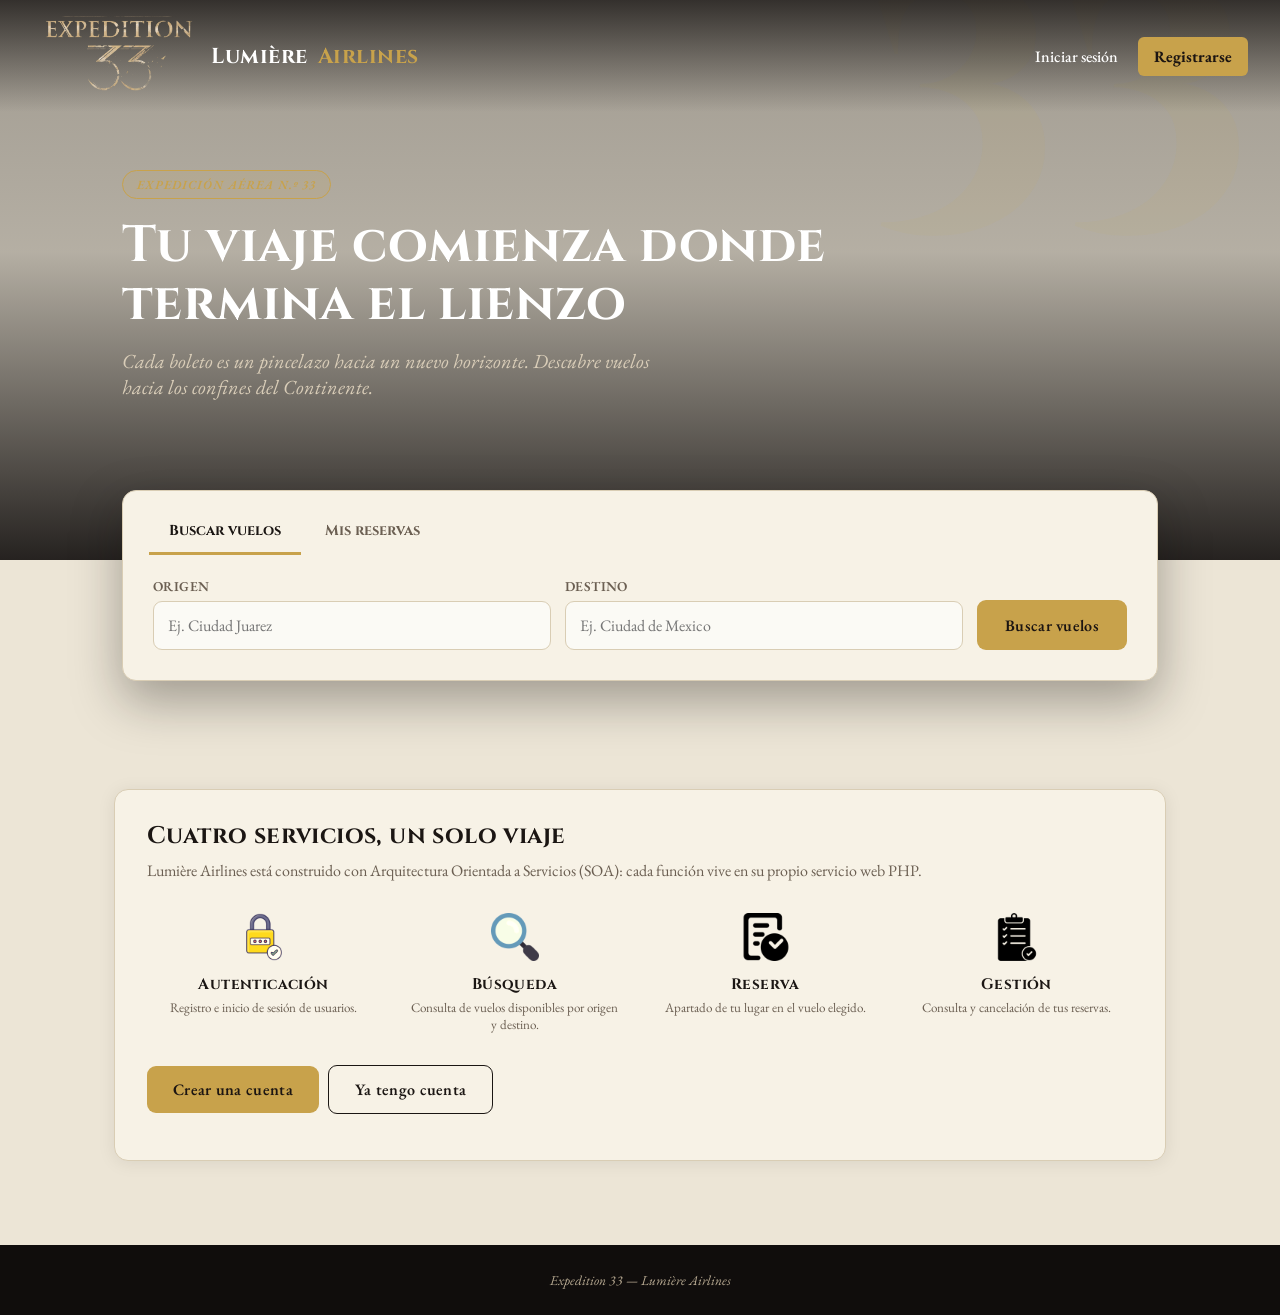
<file: src/index.html>
<!doctype html>
<html lang="es">
  <head>
    <meta charset="UTF-8" />
    <meta name="viewport" content="width=device-width, initial-scale=1.0" />
    <title>Lumière Airlines — Sistema de Reservas de Vuelos</title>
    <link rel="stylesheet" href="css/styles.css" />
  </head>
  <body>
    <div style="position: relative">
      <header class="topbar on-hero">
        <a href="index.html" class="brand"
          ><img
            src="imagen/Exp33.png"
            alt="Lumière Airlines"
            class="logo-img"
          />
          Lumière <span class="gold">Airlines</span></a
        >
        <nav class="mainnav" id="nav-auth-area"></nav>
      </header>

      <section
        class="hero"
        style="
          background-image: url(&quot;https://images.unsplash.com/photo-1721592873149-9823d9dc6b40?auto=format&fit=crop&w=1920&q=80&quot;);
        "
      >
        <div class="hero-content">
          <span class="eyebrow">Expedición aérea N.º 33</span>
          <h1>Tu viaje comienza donde termina el lienzo</h1>
          <p class="lead">
            Cada boleto es un pincelazo hacia un nuevo horizonte. Descubre
            vuelos hacia los confines del Continente.
          </p>
        </div>
      </section>
    </div>

    <div class="search-float">
      <div class="search-card">
        <div class="search-tabs">
          <span class="tab active">Buscar vuelos</span>
          <a class="tab" href="reservations.html">Mis reservas</a>
        </div>
        <form id="homeQuickSearch" class="search-form-row">
          <div class="field">
            <label for="q-origin">Origen</label>
            <input
              type="text"
              id="q-origin"
              name="origin"
              placeholder="Ej. Ciudad Juarez"
            />
          </div>
          <div class="field">
            <label for="q-destination">Destino</label>
            <input
              type="text"
              id="q-destination"
              name="destination"
              placeholder="Ej. Ciudad de Mexico"
            />
          </div>
          <button type="submit" class="btn gold">Buscar vuelos</button>
        </form>
      </div>
    </div>

    <main>
      <div class="card">
        <h2 class="section-title">Cuatro servicios, un solo viaje</h2>
        <p class="section-sub">
          Lumière Airlines está construido con Arquitectura Orientada a
          Servicios (SOA): cada función vive en su propio servicio web PHP.
        </p>
        <div class="feature-grid">
          <div class="feature">
            <div class="icon">
              <img src="imagen/security.png" alt="Autenticación" />
            </div>
            <h3>Autenticación</h3>
            <p>Registro e inicio de sesión de usuarios.</p>
          </div>
          <div class="feature">
            <div class="icon">
              <img src="imagen/magnifier.png" alt="Búsqueda" />
            </div>
            <h3>Búsqueda</h3>
            <p>Consulta de vuelos disponibles por origen y destino.</p>
          </div>
          <div class="feature">
            <div class="icon">
              <img src="imagen/reservation.png" alt="Reserva" />
            </div>
            <h3>Reserva</h3>
            <p>Apartado de tu lugar en el vuelo elegido.</p>
          </div>
          <div class="feature">
            <div class="icon">
              <img src="imagen/inventory.png" alt="Gestión" />
            </div>
            <h3>Gestión</h3>
            <p>Consulta y cancelación de tus reservas.</p>
          </div>
        </div>
        <p style="margin-top: 24px">
          <a class="btn gold" href="register.html">Crear una cuenta</a>
          &nbsp;
          <a class="btn secondary" href="login.html">Ya tengo cuenta</a>
        </p>
      </div>
    </main>

    <footer>Expedition 33 — Lumière Airlines</footer>
    <script src="js/scripts.js"></script>
  </body>
</html>
</file>
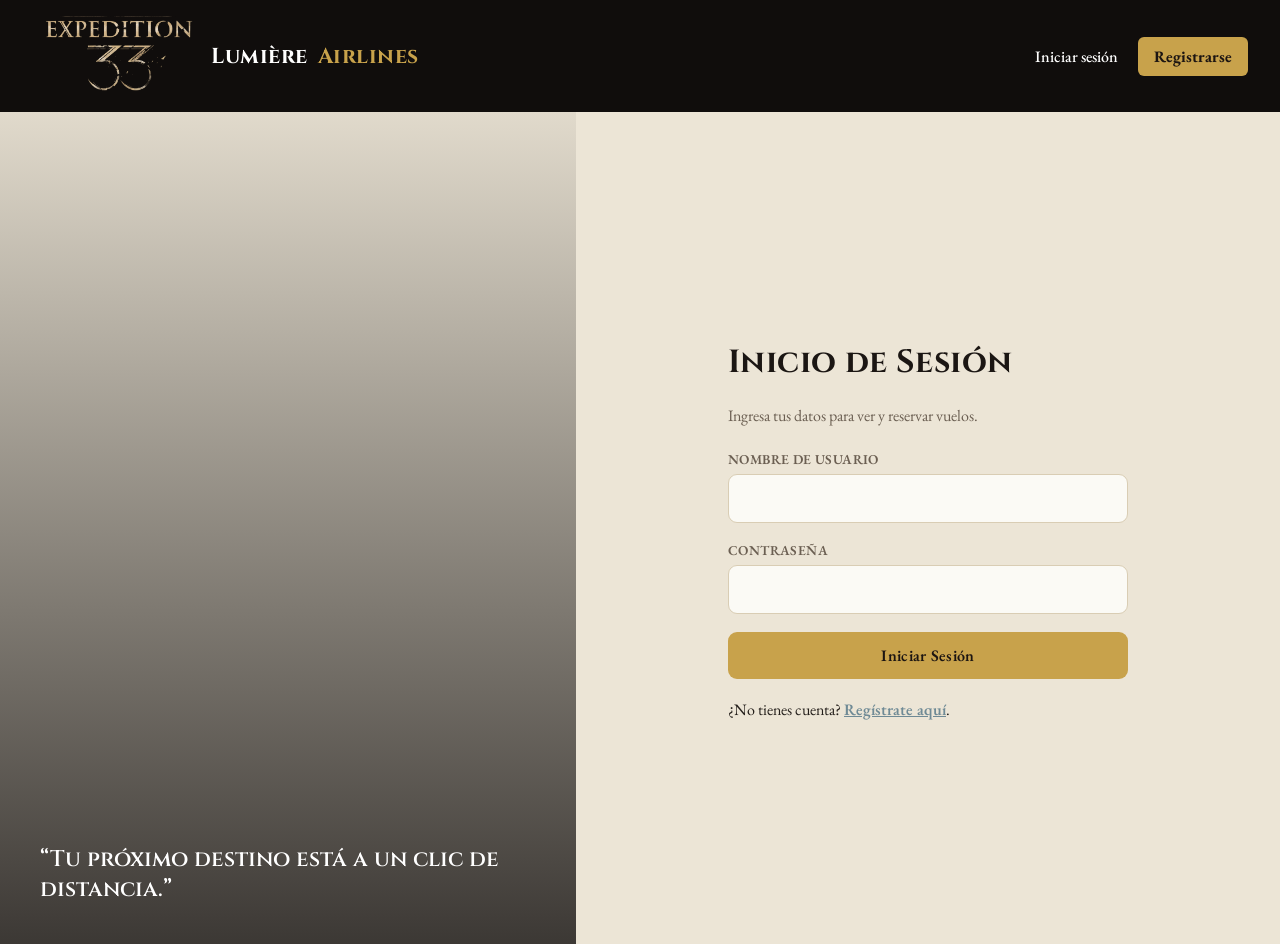
<file: src/login.html>
<!doctype html>
<html lang="es">
  <head>
    <meta charset="UTF-8" />
    <meta name="viewport" content="width=device-width, initial-scale=1.0" />
    <title>Iniciar Sesión - Lumière Airlines</title>
    <link rel="stylesheet" href="css/styles.css" />
  </head>
  <body>
    <header class="topbar">
      <a href="index.html" class="brand"
        ><img src="imagen/Exp33.png" alt="Lumière Airlines" class="logo-img" />
        Lumière <span class="gold">Airlines</span></a
      >
      <nav class="mainnav" id="nav-auth-area"></nav>
    </header>

    <div class="split">
      <div
        class="split-media"
        style="
          background-image: url(&quot;https://images.unsplash.com/photo-1747647184634-4f8ea78251fb?auto=format&fit=crop&w=1200&q=80&quot;);
        "
      >
        <div class="quote">
          “Tu próximo destino está a un clic de distancia.”
        </div>
      </div>
      <div class="split-form">
        <div class="inner">
          <h1 class="page-title">Inicio de Sesión</h1>
          <p class="section-sub">
            Ingresa tus datos para ver y reservar vuelos.
          </p>
          <form id="loginForm">
            <div class="field">
              <label for="username">Nombre de usuario</label>
              <input type="text" id="username" name="username" required />
            </div>
            <div class="field">
              <label for="password">Contraseña</label>
              <input type="password" id="password" name="password" required />
            </div>
            <button type="submit" class="btn gold block">Iniciar Sesión</button>
          </form>
          <p id="loginMsg" class="msg hidden"></p>
          <p style="margin-top: 20px">
            ¿No tienes cuenta?
            <a
              href="register.html"
              style="color: var(--blue-accent); font-weight: 600"
              >Regístrate aquí</a
            >.
          </p>
        </div>
      </div>
    </div>

    <script src="js/scripts.js"></script>
  </body>
</html>
</file>
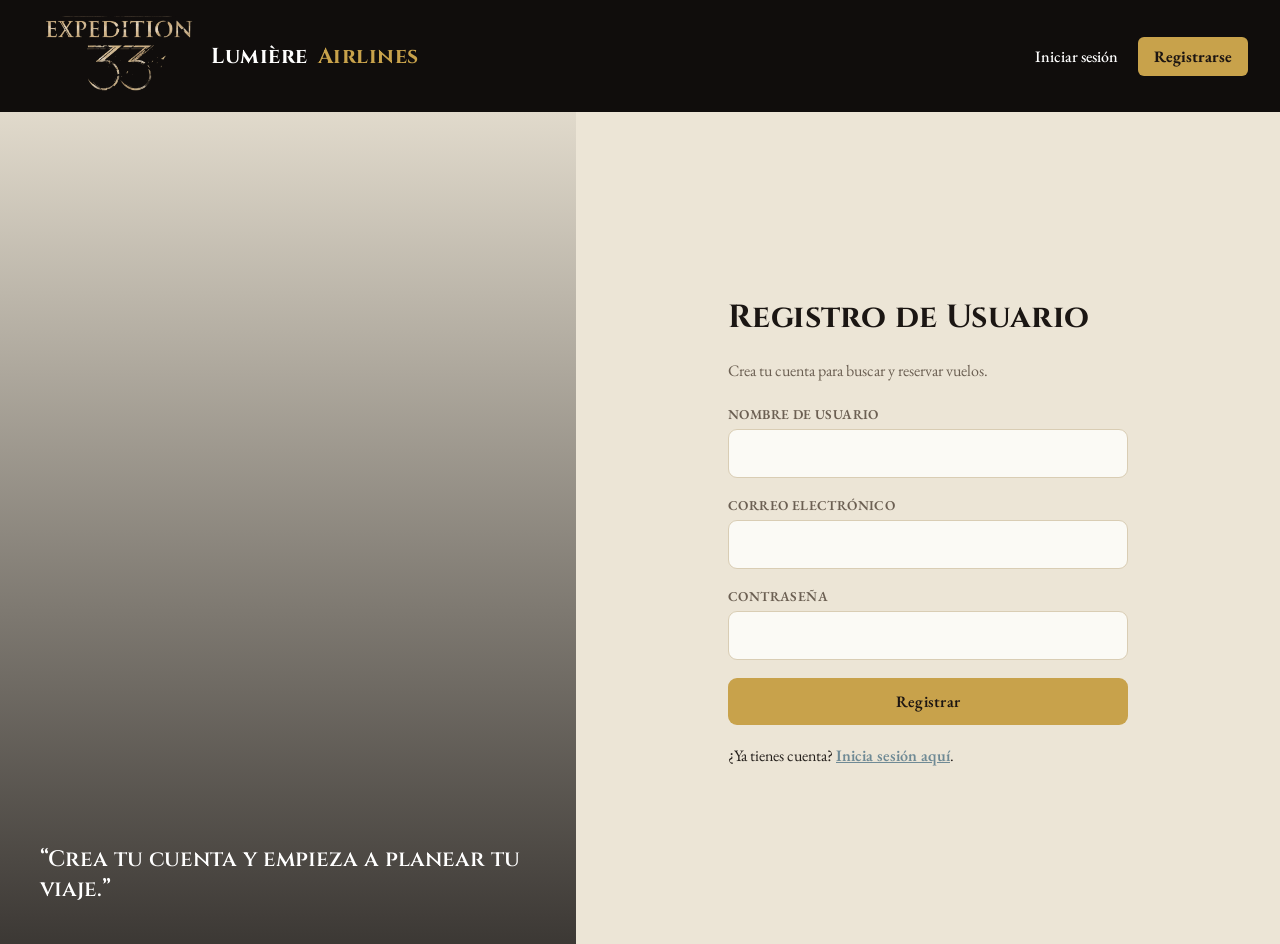
<file: src/register.html>
<!doctype html>
<html lang="es">
  <head>
    <meta charset="UTF-8" />
    <meta name="viewport" content="width=device-width, initial-scale=1.0" />
    <title>Registro de Usuario - Lumière Airlines</title>
    <link rel="stylesheet" href="css/styles.css" />
  </head>
  <body>
    <header class="topbar">
      <a href="index.html" class="brand"
        ><img src="imagen/Exp33.png" alt="Lumière Airlines" class="logo-img" />
        Lumière <span class="gold">Airlines</span></a
      >
      <nav class="mainnav" id="nav-auth-area"></nav>
    </header>

    <div class="split">
      <div
        class="split-media"
        style="
          background-image: url(&quot;https://images.unsplash.com/photo-1580285198593-af9f402c676a?auto=format&fit=crop&w=1200&q=80&quot;);
        "
      >
        <div class="quote">“Crea tu cuenta y empieza a planear tu viaje.”</div>
      </div>
      <div class="split-form">
        <div class="inner">
          <h1 class="page-title">Registro de Usuario</h1>
          <p class="section-sub">
            Crea tu cuenta para buscar y reservar vuelos.
          </p>
          <form id="registerForm">
            <div class="field">
              <label for="username">Nombre de usuario</label>
              <input type="text" id="username" name="username" required />
            </div>
            <div class="field">
              <label for="email">Correo electrónico</label>
              <input type="email" id="email" name="email" required />
            </div>
            <div class="field">
              <label for="password">Contraseña</label>
              <input
                type="password"
                id="password"
                name="password"
                required
                minlength="4"
              />
            </div>
            <button type="submit" class="btn gold block">Registrar</button>
          </form>
          <p id="registerMsg" class="msg hidden"></p>
          <p style="margin-top: 20px">
            ¿Ya tienes cuenta?
            <a
              href="login.html"
              style="color: var(--blue-accent); font-weight: 600"
              >Inicia sesión aquí</a
            >.
          </p>
        </div>
      </div>
    </div>

    <script src="js/scripts.js"></script>
  </body>
</html>
</file>
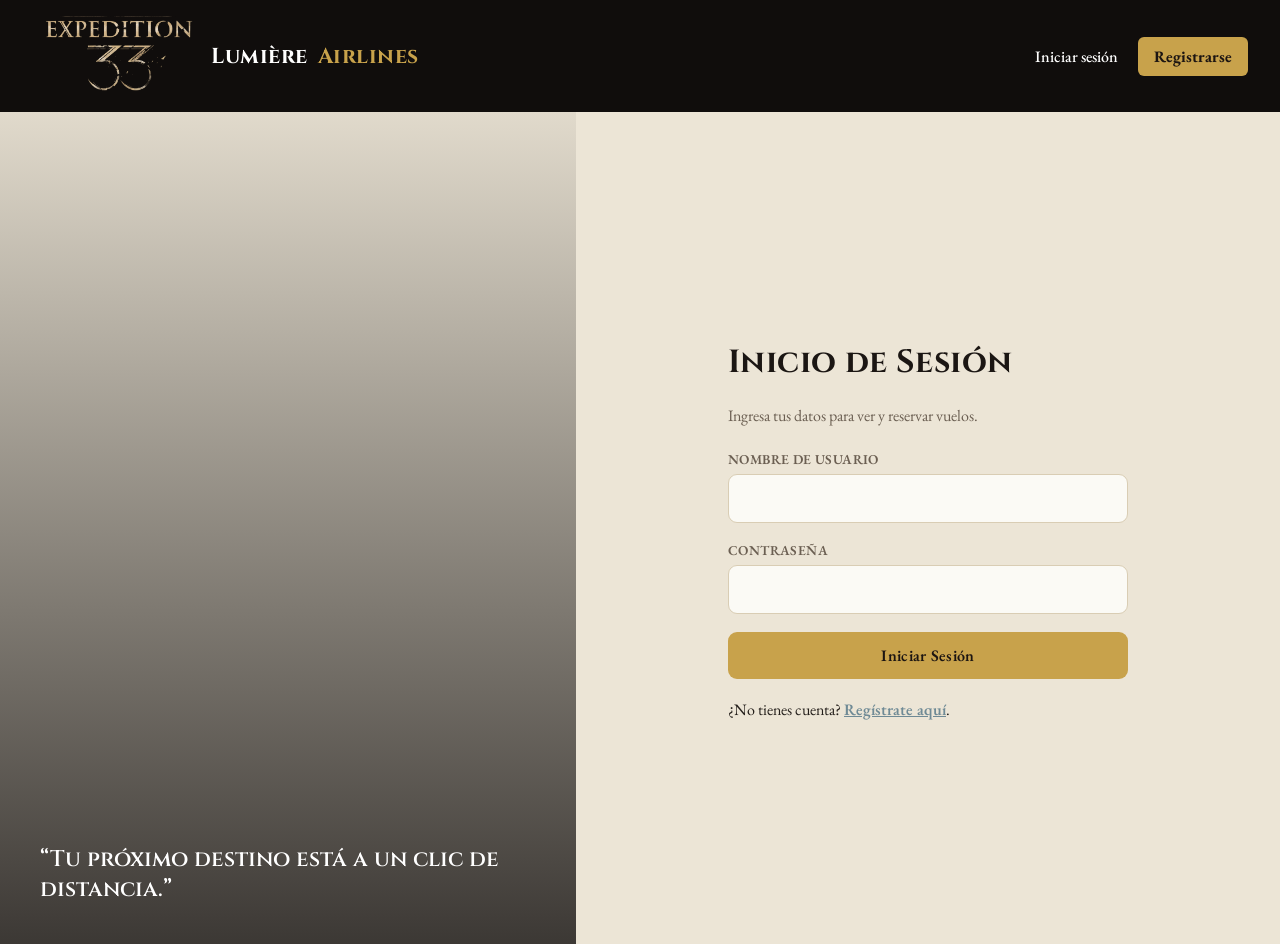
<file: src/reservations.html>
<!doctype html>
<html lang="es">
  <head>
    <meta charset="UTF-8" />
    <meta name="viewport" content="width=device-width, initial-scale=1.0" />
    <title>Mis Reservas - Lumière Airlines</title>
    <link rel="stylesheet" href="css/styles.css" />
  </head>
  <body>
    <div style="position: relative">
      <header class="topbar on-hero">
        <a href="index.html" class="brand"
          ><img
            src="imagen/Exp33.png"
            alt="Lumière Airlines"
            class="logo-img"
          />
          Lumière <span class="gold">Airlines</span></a
        >
        <nav class="mainnav" id="nav-auth-area"></nav>
      </header>

      <section
        class="hero small"
        style="
          background-image: url(&quot;https://images.unsplash.com/photo-1524592714635-d77511a4834d?auto=format&fit=crop&w=1600&q=80&quot;);
        "
      >
        <div class="hero-content">
          <span class="eyebrow">Servicio de gestión de reservas</span>
          <h1>Mis Reservas</h1>
          <p class="lead">
            Consulta el estado de tus reservas y cancélalas si tus planes
            cambian.
          </p>
        </div>
      </section>
    </div>

    <main>
      <div class="card">
        <h2 class="section-title">Tus reservas</h2>
        <div id="reservations">
          <p class="empty-state">Cargando reservas…</p>
        </div>
      </div>
    </main>

    <footer>Proyecto académico — Arquitectura SOA — Lumière Airlines</footer>
    <script src="js/scripts.js"></script>
  </body>
</html>
</file>
<file: src/css/styles.css>
@import url("https://fonts.googleapis.com/css2?family=Cinzel:wght@500;600;700;800&family=EB+Garamond:ital,wght@0,400;0,500;0,600;1,400&display=swap");

:root {
  --navy-deep: #100d0c; /* negro cálido de lienzo */
  --navy: #1b1613; /* base oscura */
  --navy-mid: #3a2a2f; /* ciruela/borgoña oscuro */
  --blue-accent: #6f8a95; /* gris-azulado apagado */
  --gold: #c8a24b; /* dorado envejecido */
  --gold-dark: #9c7a30; /* bronce */
  --bg: #ece5d6; /* papel/lienzo claro */
  --card: #f7f2e6; /* lienzo crema */
  --text: #241f1b; /* tinta oscura */
  --muted: #6b5f52; /* sepia apagado */
  --danger: #8c2f39; /* borgoña / carmesí */
  --ok: #55684c; /* verde musgo */
  --border: #d9cdb4; /* tostado suave */
  --radius: 14px;
}

* {
  box-sizing: border-box;
}
html {
  scroll-behavior: smooth;
}

body {
  font-family: "EB Garamond", "Inter", serif;
  margin: 0;
  background: var(--bg);
  color: var(--text);
}

h1,
h2,
h3,
.display {
  font-family: "Cinzel", serif;
  letter-spacing: 0.4px;
}

a {
  color: inherit;
}

/* ===================== NAVBAR ===================== */
header.topbar {
  position: sticky;
  top: 0;
  z-index: 50;
  background: var(--navy-deep);
  color: white;
  padding: 16px 32px;
  display: flex;
  align-items: center;
  justify-content: space-between;
  flex-wrap: wrap;
  gap: 12px;
}

header.topbar.on-hero {
  position: absolute;
  left: 0;
  right: 0;
  top: 0;
  background: linear-gradient(
    180deg,
    rgba(16, 13, 12, 0.75) 0%,
    rgba(16, 13, 12, 0) 100%
  );
}

header.topbar .brand {
  display: flex;
  align-items: center;
  gap: 10px;
  font-family: "Cinzel", serif;
  font-size: 1.35rem;
  font-weight: 700;
  letter-spacing: 0.5px;
  text-decoration: none;
  color: white;
}

header.topbar .brand .plane {
  font-size: 1.5rem;
}
header.topbar .brand .gold {
  color: var(--gold);
}
header.topbar .brand .logo-img {
  height: 80px;
  width: auto;
}

nav.mainnav {
  display: flex;
  align-items: center;
  gap: 4px;
  flex-wrap: wrap;
}

nav.mainnav a,
nav.mainnav button {
  color: white;
  text-decoration: none;
  padding: 9px 16px;
  border-radius: 6px;
  font-size: 1rem;
  font-weight: 500;
  background: transparent;
  border: none;
  cursor: pointer;
  transition: background 0.2s;
  font-family: "EB Garamond", serif;
}

nav.mainnav a:hover,
nav.mainnav button:hover {
  background: rgba(255, 255, 255, 0.14);
}

nav.mainnav .highlight {
  background: var(--gold);
  color: #1c1512;
  font-weight: 700;
}
nav.mainnav .highlight:hover {
  background: var(--gold-dark);
}

/* ===================== HERO ===================== */
.hero {
  position: relative;
  min-height: 560px;
  display: flex;
  align-items: center;
  background-size: cover;
  background-position: center;
  color: white;
  overflow: hidden;
  background-image:
    radial-gradient(
      ellipse at 15% 20%,
      rgba(200, 162, 75, 0.16),
      transparent 55%
    ),
    radial-gradient(
      ellipse at 85% 80%,
      rgba(140, 47, 57, 0.28),
      transparent 60%
    ),
    repeating-linear-gradient(
      135deg,
      rgba(255, 255, 255, 0.02) 0px,
      rgba(255, 255, 255, 0.02) 2px,
      transparent 2px,
      transparent 6px
    ),
    linear-gradient(160deg, #100d0c 0%, #1b1613 45%, #23181a 100%);
}

.hero::before {
  content: "33";
  position: absolute;
  top: -4vw;
  right: 2vw;
  font-family: "Cinzel", serif;
  font-size: 26vw;
  font-weight: 800;
  color: rgba(200, 162, 75, 0.07);
  z-index: 1;
  line-height: 1;
  pointer-events: none;
}

.hero::after {
  content: "";
  position: absolute;
  inset: 0;
  background: linear-gradient(
    180deg,
    rgba(16, 13, 12, 0.35) 0%,
    rgba(16, 13, 12, 0.25) 45%,
    rgba(16, 13, 12, 0.9) 100%
  );
}

.hero-content {
  position: relative;
  z-index: 2;
  max-width: 1100px;
  margin: 0 auto;
  padding: 140px 32px 130px;
  width: 100%;
}

.hero-content .eyebrow {
  display: inline-block;
  background: rgba(200, 162, 75, 0.12);
  border: 1px solid var(--gold);
  color: var(--gold);
  padding: 5px 14px;
  border-radius: 20px;
  font-size: 0.78rem;
  font-weight: 600;
  letter-spacing: 1px;
  text-transform: uppercase;
  font-style: italic;
  margin-bottom: 18px;
}

.hero-content h1 {
  font-size: 3.2rem;
  font-weight: 700;
  line-height: 1.12;
  margin: 0 0 16px;
  max-width: 750px;
}

.hero-content p.lead {
  font-family: "EB Garamond", serif;
  font-size: 1.25rem;
  font-style: italic;
  color: #d9cdb8;
  max-width: 560px;
  margin: 0;
}

.hero.small {
  min-height: 300px;
}
.hero.small .hero-content {
  padding: 110px 32px 90px;
}
.hero.small .hero-content h1 {
  font-size: 2.2rem;
}

/* Floating search card that overlaps the hero bottom edge */
.search-float {
  position: relative;
  z-index: 5;
  max-width: 1100px;
  margin: -70px auto 0;
  padding: 0 32px 60px;
}

.search-card {
  background: var(--card);
  border-radius: var(--radius);
  border: 1px solid var(--border);
  box-shadow: 0 20px 50px rgba(16, 13, 12, 0.35);
  padding: 8px;
}

.search-tabs {
  display: flex;
  gap: 4px;
  padding: 10px 18px 0;
}

.search-tabs .tab {
  padding: 12px 20px;
  font-weight: 700;
  font-family: "Cinzel", serif;
  font-size: 0.9rem;
  color: var(--muted);
  border-bottom: 3px solid transparent;
  text-decoration: none;
}

.search-tabs .tab.active {
  color: var(--navy);
  border-bottom-color: var(--gold);
}

.search-form-row {
  display: flex;
  gap: 14px;
  flex-wrap: wrap;
  align-items: flex-end;
  padding: 22px;
}

.search-form-row .field {
  flex: 1;
  min-width: 200px;
  margin: 0;
}

.search-form-row .btn {
  height: 50px;
  padding: 0 28px;
}

/* ===================== MAIN / CARDS ===================== */
main {
  max-width: 1100px;
  margin: 0 auto;
  padding: 48px 24px 60px;
}

main.narrow {
  max-width: 480px;
}

.card {
  background: var(--card);
  border-radius: var(--radius);
  padding: 30px 32px;
  box-shadow: 0 2px 18px rgba(16, 13, 12, 0.08);
  border: 1px solid var(--border);
  margin-bottom: 24px;
}

h1.page-title,
h2 {
  color: var(--navy);
  font-weight: 700;
}

.section-title {
  font-family: "Cinzel", serif;
  color: var(--navy);
  font-weight: 700;
  font-size: 1.5rem;
  margin: 0 0 8px;
}

.section-sub {
  color: var(--muted);
  margin: 0 0 24px;
}

/* ===================== FORMS ===================== */
form .field {
  margin-bottom: 18px;
  display: flex;
  flex-direction: column;
  gap: 6px;
}

label {
  font-weight: 600;
  color: var(--muted);
  font-size: 0.85rem;
  text-transform: uppercase;
  letter-spacing: 0.4px;
}

input[type="text"],
input[type="password"],
input[type="email"],
input[type="date"] {
  padding: 13px 14px;
  border: 1.5px solid var(--border);
  border-radius: 9px;
  font-size: 1rem;
  font-family: "EB Garamond", serif;
  background: #fbfaf5;
}

input:focus {
  outline: none;
  border-color: var(--blue-accent);
  background: white;
}

.btn {
  display: inline-block;
  background: var(--navy);
  color: white;
  border: none;
  padding: 13px 26px;
  border-radius: 9px;
  font-size: 1rem;
  font-weight: 600;
  letter-spacing: 0.3px;
  cursor: pointer;
  transition:
    background 0.2s,
    transform 0.15s;
  font-family: "EB Garamond", serif;
  text-decoration: none;
  text-align: center;
}

.btn:hover {
  background: var(--navy-mid);
}
.btn:active {
  transform: scale(0.98);
}

.btn.gold {
  background: var(--gold);
  color: #1c1512;
}
.btn.gold:hover {
  background: var(--gold-dark);
}

.btn.secondary {
  background: transparent;
  color: var(--navy);
  border: 1.5px solid var(--navy);
}
.btn.secondary:hover {
  background: #ece2d8;
}

.btn.danger {
  background: var(--danger);
}
.btn.danger:hover {
  background: #6f242c;
}

.btn.block {
  width: 100%;
}

.msg {
  padding: 13px 16px;
  border-radius: 9px;
  margin-top: 14px;
  font-size: 0.93rem;
  font-weight: 500;
}

.msg.ok {
  background: #e6ecdf;
  color: var(--ok);
  border: 1px solid #c3d0b6;
}
.msg.error {
  background: #f5e2e3;
  color: var(--danger);
  border: 1px solid #e1b6b9;
}
.msg.hidden {
  display: none;
}

/* ===================== SPLIT AUTH LAYOUT ===================== */
.split {
  display: flex;
  min-height: calc(100vh - 68px);
}

.split-media {
  flex: 1 1 45%;
  background-size: cover;
  background-position: center;
  position: relative;
  display: flex;
  align-items: flex-end;
  min-height: 320px;
}

.split-media::after {
  content: "";
  position: absolute;
  inset: 0;
  background: linear-gradient(
    180deg,
    rgba(16, 13, 12, 0.05) 0%,
    rgba(16, 13, 12, 0.8) 100%
  );
}

.split-media .quote {
  position: relative;
  z-index: 2;
  color: white;
  padding: 40px;
  font-family: "Cinzel", serif;
  font-size: 1.4rem;
  font-weight: 600;
  line-height: 1.35;
}

.split-form {
  flex: 1 1 55%;
  display: flex;
  align-items: center;
  justify-content: center;
  padding: 40px 24px;
}

.split-form .inner {
  width: 100%;
  max-width: 400px;
}

/* ===================== FLIGHT / RESERVATION LISTS ===================== */
.flight-list,
.reservation-list {
  display: flex;
  flex-direction: column;
  gap: 14px;
  margin-top: 8px;
}

.flight-item {
  display: flex;
  justify-content: space-between;
  align-items: center;
  flex-wrap: wrap;
  gap: 16px;
  padding: 20px 22px;
  border: 1px solid var(--border);
  border-radius: 12px;
  background: #fbfaf5;
  transition:
    box-shadow 0.2s,
    transform 0.15s;
}

.flight-item:hover {
  box-shadow: 0 8px 24px rgba(16, 13, 12, 0.12);
  transform: translateY(-1px);
}

.flight-item .airline-tag {
  display: inline-block;
  font-size: 0.72rem;
  font-weight: 700;
  text-transform: uppercase;
  letter-spacing: 0.5px;
  color: var(--blue-accent);
  background: #e7edee;
  padding: 3px 9px;
  border-radius: 6px;
  margin-bottom: 6px;
}

.flight-item .route {
  font-weight: 700;
  font-size: 1.2rem;
  font-family: "Cinzel", serif;
  color: var(--navy);
}

.flight-item .details {
  color: var(--muted);
  font-size: 0.88rem;
  margin-top: 4px;
}
.flight-item .price {
  font-size: 1.35rem;
  font-weight: 800;
  color: var(--navy);
  font-family: "Cinzel", serif;
}
.flight-item .price small {
  display: block;
  font-size: 0.7rem;
  font-weight: 500;
  color: var(--muted);
  text-transform: uppercase;
}

.status-badge {
  display: inline-block;
  padding: 4px 12px;
  border-radius: 12px;
  font-size: 0.75rem;
  font-weight: 700;
  text-transform: uppercase;
  letter-spacing: 0.3px;
  background: #e6ecdf;
  color: var(--ok);
  margin-top: 6px;
}

footer {
  text-align: center;
  color: #b9ab93;
  font-size: 0.85rem;
  font-family: "EB Garamond", serif;
  font-style: italic;
  padding: 26px;
  background: var(--navy-deep);
}

.empty-state {
  color: var(--muted);
  font-style: italic;
  padding: 14px 0;
}

/* ===================== FEATURE GRID (home) ===================== */
.feature-grid {
  display: grid;
  grid-template-columns: repeat(4, 1fr);
  gap: 18px;
  margin: 12px 0 8px;
}

.feature-grid .feature {
  text-align: center;
  padding: 8px 10px;
}

.feature-grid .feature .icon {
  margin-bottom: 8px;
}
.feature-grid .feature .icon img {
  width: 48px;
  height: 48px;
  object-fit: contain;
  filter: sepia(0.4) saturate(1.3);
}
.feature-grid .feature h3 {
  font-size: 0.95rem;
  margin: 0 0 4px;
  color: var(--navy);
}
.feature-grid .feature p {
  font-size: 0.82rem;
  color: var(--muted);
  margin: 0;
}

@media (max-width: 820px) {
  .feature-grid {
    grid-template-columns: repeat(2, 1fr);
  }
  .split {
    flex-direction: column;
  }
  .split-media {
    min-height: 200px;
  }
  .hero-content h1 {
    font-size: 2.2rem;
  }
  .search-form-row {
    flex-direction: column;
    align-items: stretch;
  }
}
</file>
